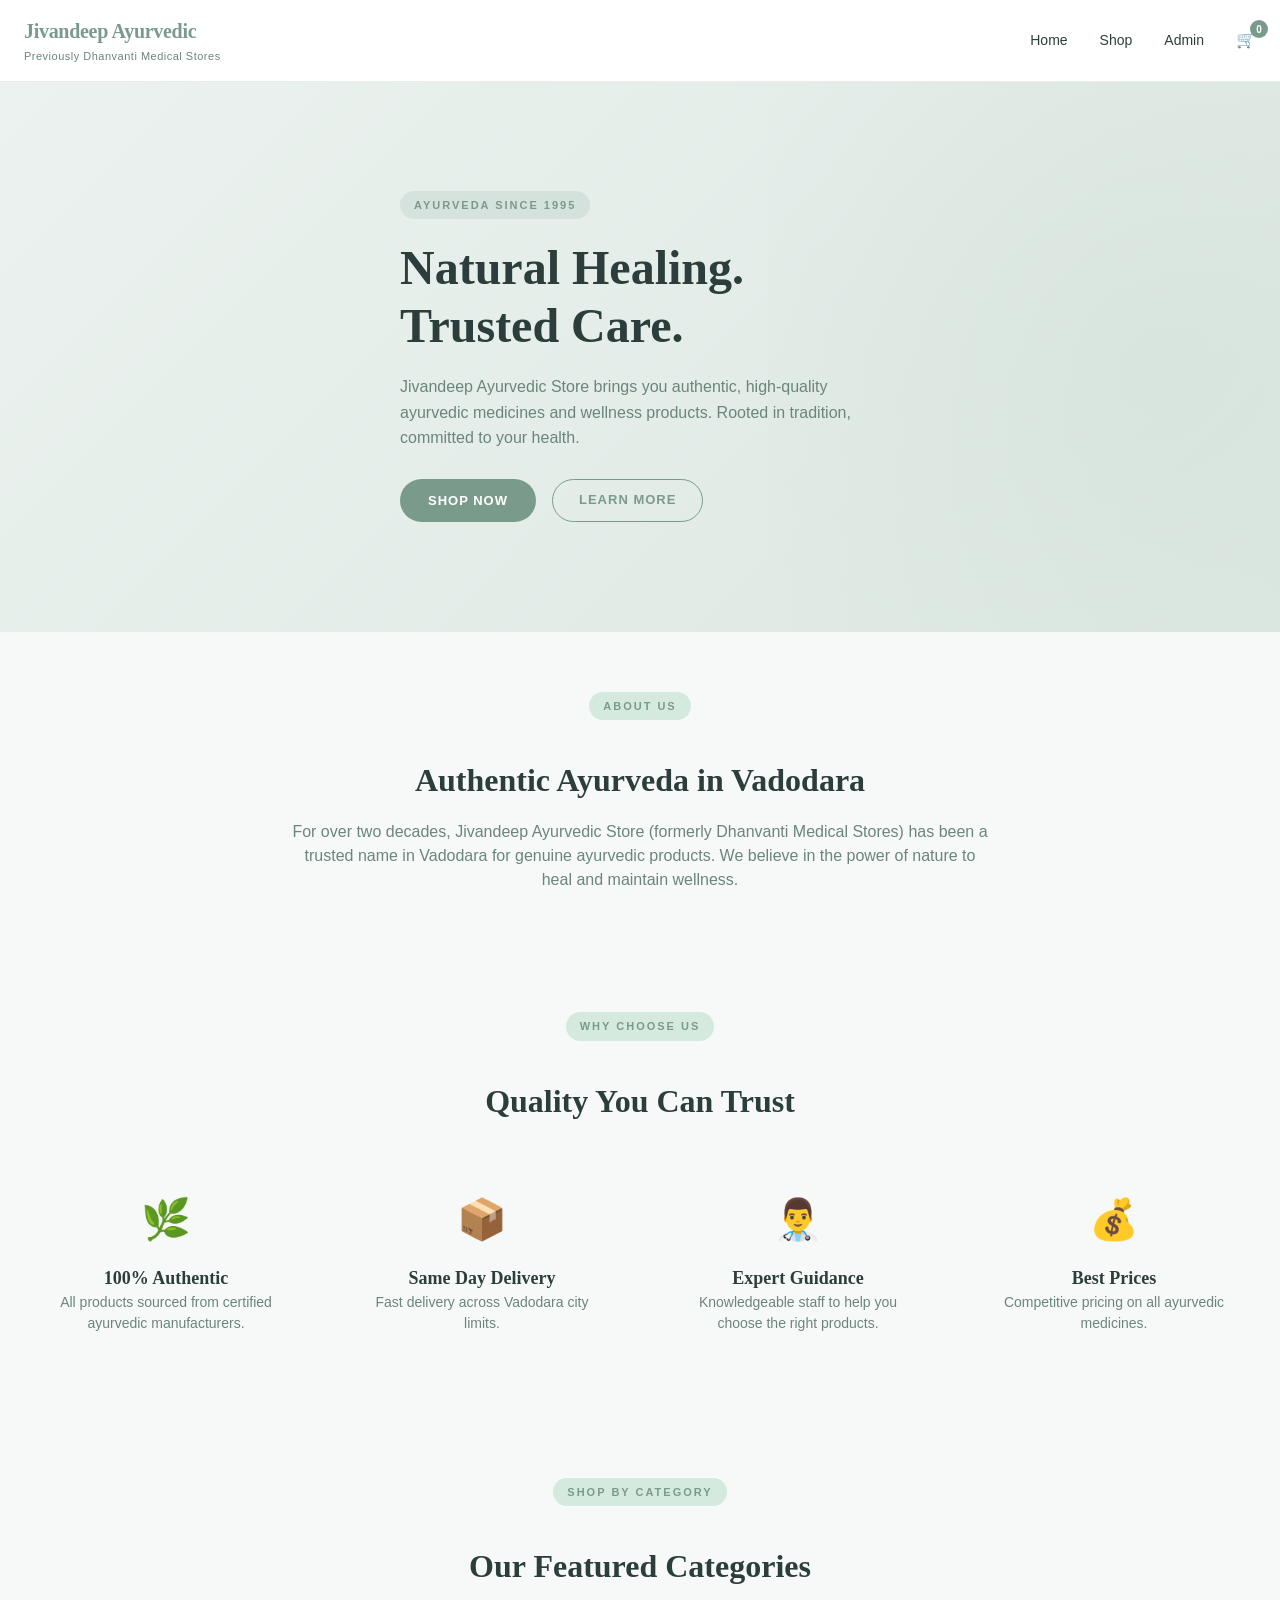
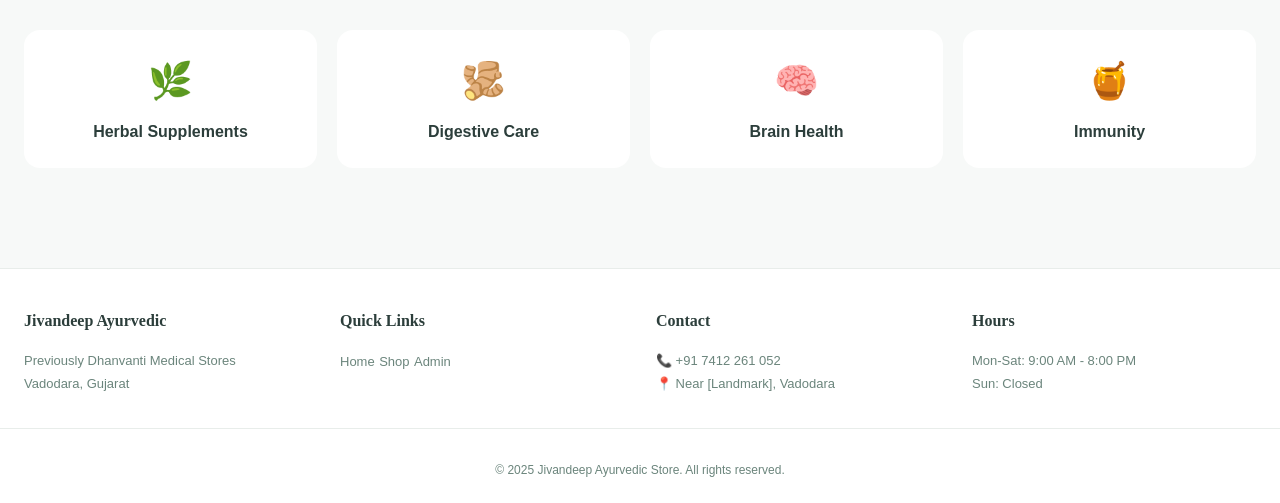
<file: index.html>
<!DOCTYPE html>
<html lang="en">
<head>
<meta charset="UTF-8">
<meta name="viewport" content="width=device-width, initial-scale=1.0, viewport-fit=cover">
<title>Jivandeep Ayurvedic Store — Vadodara</title>
<link rel="stylesheet" href="style.css">
</head>
<body>

<header>
  <div class="header-inner">
    <div class="logo">
      <a href="index.html">
        <h1>Jivandeep Ayurvedic</h1>
        <p>Previously Dhanvanti Medical Stores</p>
      </a>
    </div>
    <nav class="nav-links">
      <a href="index.html">Home</a>
      <a href="shop.html">Shop</a>
      <a href="admin.html">Admin</a>
      <div class="cart-icon" onclick="openCartDrawer()">
        🛒 <span class="cart-count">0</span>
      </div>
    </nav>
    <button class="mobile-menu-btn" id="mobileMenuBtn">☰</button>
  </div>
  <div class="mobile-nav" id="mobileNav">
    <a href="index.html">Home</a>
    <a href="shop.html">Shop</a>
    <a href="admin.html">Admin</a>
    <a href="#" onclick="openCartDrawer(); return false;">🛒 Cart (<span class="cart-count">0</span>)</a>
  </div>
</header>

<section class="hero">
  <div class="container hero-content">
    <span class="badge">Ayurveda Since 1995</span>
    <h1>Natural Healing.<br>Trusted Care.</h1>
    <p>Jivandeep Ayurvedic Store brings you authentic, high-quality ayurvedic medicines and wellness products. Rooted in tradition, committed to your health.</p>
    <div class="hero-buttons">
      <a href="shop.html" class="btn-primary">Shop Now</a>
      <a href="#about" class="btn-outline">Learn More</a>
    </div>
  </div>
</section>

<section id="about" class="section" style="padding: 60px 0;">
  <div class="container">
    <div class="section-header fade-up" style="text-align: center; max-width: 700px; margin: 0 auto;">
      <span class="badge" style="background: var(--mint-light); color: var(--sage);">About Us</span>
      <h2 style="font-family: var(--serif); font-size: 32px; margin: 16px 0;">Authentic Ayurveda in Vadodara</h2>
      <p style="color: var(--text-muted);">For over two decades, Jivandeep Ayurvedic Store (formerly Dhanvanti Medical Stores) has been a trusted name in Vadodara for genuine ayurvedic products. We believe in the power of nature to heal and maintain wellness.</p>
    </div>
  </div>
</section>

<section class="section" style="background: var(--off-white); padding: 60px 0;">
  <div class="container">
    <div class="section-header fade-up" style="text-align: center;">
      <span class="badge" style="background: var(--mint-light); color: var(--sage);">Why Choose Us</span>
      <h2 style="font-family: var(--serif); font-size: 32px; margin: 16px 0;">Quality You Can Trust</h2>
    </div>
    <div style="display: grid; grid-template-columns: repeat(auto-fit, minmax(240px, 1fr)); gap: 32px; margin-top: 40px;">
      <div class="fade-up" style="text-align: center; padding: 24px;">
        <div style="font-size: 40px; margin-bottom: 16px;">🌿</div>
        <h3 style="font-family: var(--serif); font-size: 18px;">100% Authentic</h3>
        <p style="color: var(--text-muted); font-size: 14px;">All products sourced from certified ayurvedic manufacturers.</p>
      </div>
      <div class="fade-up" style="text-align: center; padding: 24px;">
        <div style="font-size: 40px; margin-bottom: 16px;">📦</div>
        <h3 style="font-family: var(--serif); font-size: 18px;">Same Day Delivery</h3>
        <p style="color: var(--text-muted); font-size: 14px;">Fast delivery across Vadodara city limits.</p>
      </div>
      <div class="fade-up" style="text-align: center; padding: 24px;">
        <div style="font-size: 40px; margin-bottom: 16px;">👨‍⚕️</div>
        <h3 style="font-family: var(--serif); font-size: 18px;">Expert Guidance</h3>
        <p style="color: var(--text-muted); font-size: 14px;">Knowledgeable staff to help you choose the right products.</p>
      </div>
      <div class="fade-up" style="text-align: center; padding: 24px;">
        <div style="font-size: 40px; margin-bottom: 16px;">💰</div>
        <h3 style="font-family: var(--serif); font-size: 18px;">Best Prices</h3>
        <p style="color: var(--text-muted); font-size: 14px;">Competitive pricing on all ayurvedic medicines.</p>
      </div>
    </div>
  </div>
</section>

<section class="section" style="padding: 60px 0;">
  <div class="container">
    <div class="section-header fade-up" style="text-align: center;">
      <span class="badge" style="background: var(--mint-light); color: var(--sage);">Shop by Category</span>
      <h2 style="font-family: var(--serif); font-size: 32px; margin: 16px 0;">Our Featured Categories</h2>
    </div>
    <div style="display: grid; grid-template-columns: repeat(auto-fit, minmax(180px, 1fr)); gap: 20px; margin-top: 40px;">
      <div class="fade-up" style="background: var(--white); padding: 24px; text-align: center; border-radius: 16px; cursor: pointer;" onclick="window.location.href='shop.html'">
        <div style="font-size: 36px;">🌿</div>
        <p style="font-weight: 600; margin-top: 12px;">Herbal Supplements</p>
      </div>
      <div class="fade-up" style="background: var(--white); padding: 24px; text-align: center; border-radius: 16px; cursor: pointer;" onclick="window.location.href='shop.html'">
        <div style="font-size: 36px;">🫚</div>
        <p style="font-weight: 600; margin-top: 12px;">Digestive Care</p>
      </div>
      <div class="fade-up" style="background: var(--white); padding: 24px; text-align: center; border-radius: 16px; cursor: pointer;" onclick="window.location.href='shop.html'">
        <div style="font-size: 36px;">🧠</div>
        <p style="font-weight: 600; margin-top: 12px;">Brain Health</p>
      </div>
      <div class="fade-up" style="background: var(--white); padding: 24px; text-align: center; border-radius: 16px; cursor: pointer;" onclick="window.location.href='shop.html'">
        <div style="font-size: 36px;">🍯</div>
        <p style="font-weight: 600; margin-top: 12px;">Immunity</p>
      </div>
    </div>
  </div>
</section>

<footer>
  <div class="footer-content">
    <div class="footer-col">
      <h4>Jivandeep Ayurvedic</h4>
      <p>Previously Dhanvanti Medical Stores<br>Vadodara, Gujarat</p>
    </div>
    <div class="footer-col">
      <h4>Quick Links</h4>
      <a href="index.html">Home</a>
      <a href="shop.html">Shop</a>
      <a href="admin.html">Admin</a>
    </div>
    <div class="footer-col">
      <h4>Contact</h4>
      <p>📞 +91 7412 261 052</p>
      <p>📍 Near [Landmark], Vadodara</p>
    </div>
    <div class="footer-col">
      <h4>Hours</h4>
      <p>Mon-Sat: 9:00 AM - 8:00 PM<br>Sun: Closed</p>
    </div>
  </div>
  <div class="footer-bottom">
    <p>&copy; 2025 Jivandeep Ayurvedic Store. All rights reserved.</p>
  </div>
</footer>

<!-- Cart Drawer -->
<div class="cart-overlay" id="cartOverlay"></div>
<div class="cart-drawer" id="cartDrawer">
  <div class="cart-header">
    <h3>Your Cart</h3>
    <button class="close-cart" onclick="closeCartDrawer()">✕</button>
  </div>
  <div class="cart-items" id="cartItems"></div>
  <div class="cart-footer">
    <div class="cart-total">
      <span>Total</span>
      <span id="cartTotal">₹0</span>
    </div>
    <button class="checkout-btn" onclick="openCheckoutModal()">Proceed to Checkout</button>
  </div>
</div>

<!-- Checkout Modal -->
<div class="modal" id="checkoutModal">
  <div class="modal-content">
    <h3>Complete Your Order</h3>
    <div class="form-group">
      <label>Full Name *</label>
      <input type="text" id="checkoutName" placeholder="Enter your full name">
    </div>
    <div class="form-group">
      <label>Phone Number *</label>
      <input type="tel" id="checkoutPhone" placeholder="10-digit mobile number">
    </div>
    <div class="form-group">
      <label>Delivery Address *</label>
      <textarea id="checkoutAddress" rows="3" placeholder="Enter your complete address"></textarea>
    </div>
    <div class="modal-actions">
      <button class="confirm-order" onclick="placeOrder()">Place Order</button>
      <button class="cancel-order" onclick="closeCheckoutModal()">Cancel</button>
    </div>
  </div>
</div>

<script src="script.js"></script>
</body>
</html>
</file>
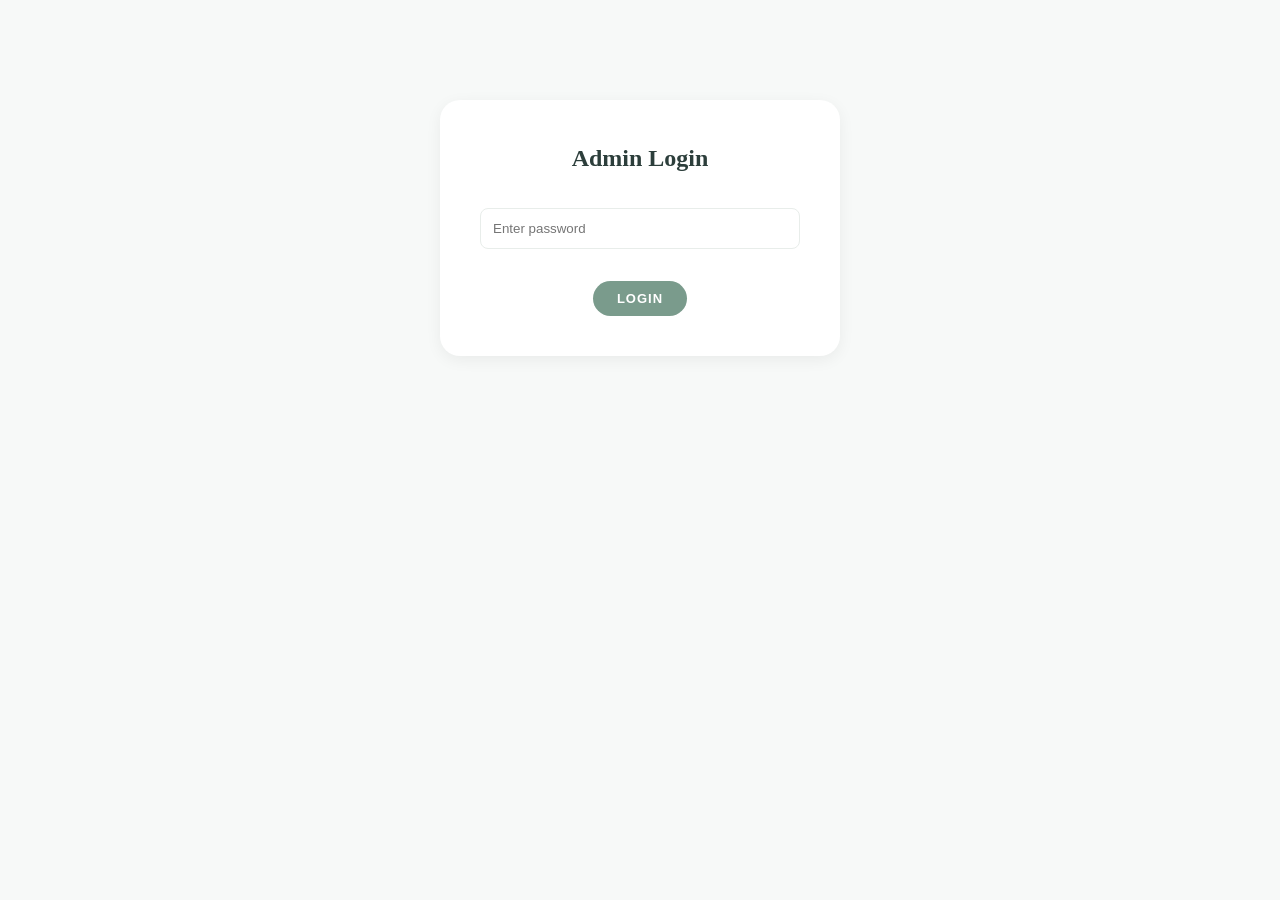
<file: admin.html>
<!DOCTYPE html>
<html lang="en">
<head>
<meta charset="UTF-8">
<meta name="viewport" content="width=device-width, initial-scale=1.0, viewport-fit=cover">
<title>Admin Panel — Jivandeep Ayurvedic Store</title>
<link rel="stylesheet" href="style.css">
<style>
  .admin-container { max-width: 1400px; margin: 0 auto; padding: 24px; }
  .admin-header { display: flex; justify-content: space-between; align-items: center; margin-bottom: 32px; padding-bottom: 16px; border-bottom: 1px solid var(--grey-light); }
  .admin-tabs { display: flex; gap: 16px; margin-bottom: 24px; flex-wrap: wrap; }
  .admin-tab { padding: 10px 24px; background: var(--grey-light); border: none; cursor: pointer; font-weight: 600; border-radius: 30px; transition: all 0.2s; }
  .admin-tab.active { background: var(--sage); color: white; }
  .admin-section { display: none; }
  .admin-section.active { display: block; }
  .products-table, .orders-table { width: 100%; border-collapse: collapse; background: var(--white); border-radius: var(--radius-md); overflow-x: auto; display: block; }
  .products-table th, .orders-table th,
  .products-table td, .orders-table td { padding: 12px 10px; text-align: left; border-bottom: 1px solid var(--grey-light); }
  .products-table th, .orders-table th { background: var(--off-white); font-weight: 600; font-size: 13px; }
  .edit-product-btn, .delete-product-btn { padding: 6px 12px; margin: 0 4px; border: none; cursor: pointer; border-radius: 6px; font-size: 12px; }
  .edit-product-btn { background: var(--mint); color: var(--text-dark); }
  .delete-product-btn { background: var(--error); color: white; }
  .add-product-form { background: var(--white); padding: 24px; border-radius: var(--radius-md); margin-top: 24px; border: 1px solid var(--grey-light); }
  .form-row { display: grid; grid-template-columns: repeat(auto-fit, minmax(200px, 1fr)); gap: 16px; margin-bottom: 16px; }
  .add-product-form input, .add-product-form select, .add-product-form textarea { width: 100%; padding: 10px; border: 1px solid var(--grey-light); border-radius: var(--radius-sm); font-family: var(--sans); }
  .notification-dot { position: relative; }
  .notification-dot::after { content: ''; position: absolute; top: -4px; right: -8px; width: 10px; height: 10px; background: var(--error); border-radius: 50%; }
  .btn-primary { background: var(--sage); color: white; border: none; padding: 10px 24px; border-radius: 30px; cursor: pointer; font-weight: 600; margin-top: 16px; }
  .admin-login { max-width: 400px; margin: 100px auto; background: var(--white); padding: 40px; border-radius: var(--radius-lg); text-align: center; box-shadow: var(--shadow-md); }
  .admin-login input { width: 100%; padding: 12px; margin: 16px 0; border: 1px solid var(--grey-light); border-radius: var(--radius-sm); }
  .logout-btn { background: var(--grey-light); border: none; padding: 8px 20px; border-radius: 30px; cursor: pointer; font-weight: 500; }
  @media (max-width: 768px) {
    .products-table, .orders-table { font-size: 11px; }
    .products-table th, .orders-table th,
    .products-table td, .orders-table td { padding: 8px 6px; }
    .admin-tab { padding: 8px 16px; font-size: 12px; }
  }
</style>
</head>
<body>

<div id="loginSection" class="admin-login">
  <h2 style="font-family: var(--serif); margin-bottom: 16px;">Admin Login</h2>
  <input type="password" id="adminPassword" placeholder="Enter password">
  <button class="btn-primary" onclick="adminLogin()">Login</button>
</div>

<div id="adminPanel" style="display: none;">
  <div class="admin-container">
    <div class="admin-header">
      <h2 style="font-family: var(--serif);">Jivandeep Admin Panel</h2>
      <button class="logout-btn" onclick="adminLogout()">Logout</button>
    </div>
    
    <div class="admin-tabs">
      <button class="admin-tab active" onclick="switchTab('products')">Products</button>
      <button class="admin-tab" onclick="switchTab('orders')">Orders <span id="newOrdersBadge"></span></button>
    </div>
    
    <div id="productsSection" class="admin-section active">
      <h3 style="margin-bottom: 16px;">Manage Products</h3>
      <div id="productsTableContainer"></div>
      
      <div class="add-product-form">
        <h4 style="margin-bottom: 16px;">Add New Product</h4>
        <div class="form-row">
          <input type="text" id="productName" placeholder="Product Name *">
          <input type="number" id="productPrice" placeholder="Price (₹) *">
          <select id="productCategory">
            <option value="">Select Category *</option>
            <option value="Herbal Supplements">Herbal Supplements</option>
            <option value="Digestive Care">Digestive Care</option>
            <option value="Brain Health">Brain Health</option>
            <option value="Immunity">Immunity</option>
            <option value="Skin Care">Skin Care</option>
            <option value="Respiratory">Respiratory</option>
            <option value="Joint Health">Joint Health</option>
            <option value="Pain Relief">Pain Relief</option>
          </select>
        </div>
        <div class="form-row">
          <textarea id="productDescription" rows="2" placeholder="Description *"></textarea>
          <select id="productStock">
            <option value="true">In Stock</option>
            <option value="false">Out of Stock</option>
          </select>
          <input type="text" id="productImage" placeholder="Emoji or Image URL (optional)">
        </div>
        <button class="btn-primary" onclick="addProduct()">Add Product</button>
      </div>
    </div>
    
    <div id="ordersSection" class="admin-section">
      <h3 style="margin-bottom: 16px;">Customer Orders</h3>
      <div id="ordersTableContainer"></div>
    </div>
  </div>
</div>

<script src="admin.js"></script>
</body>
</html>
</file>
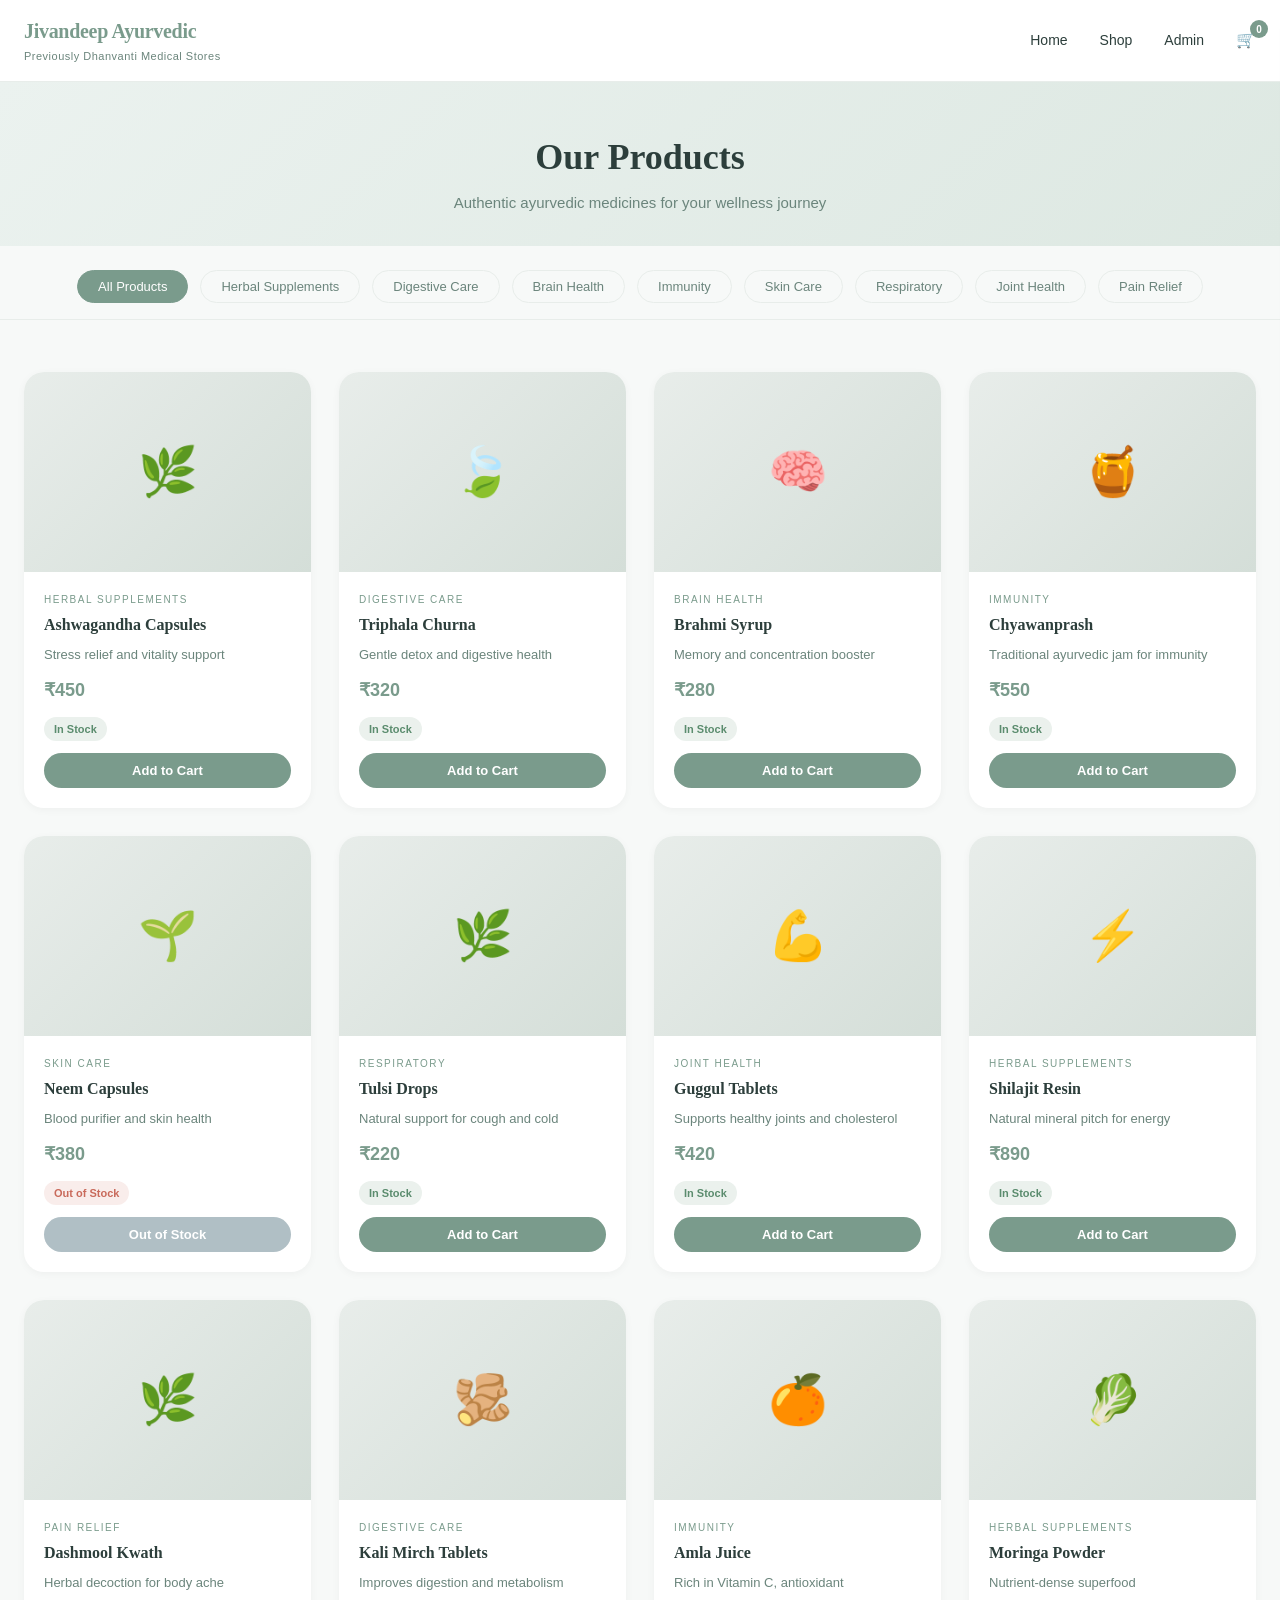
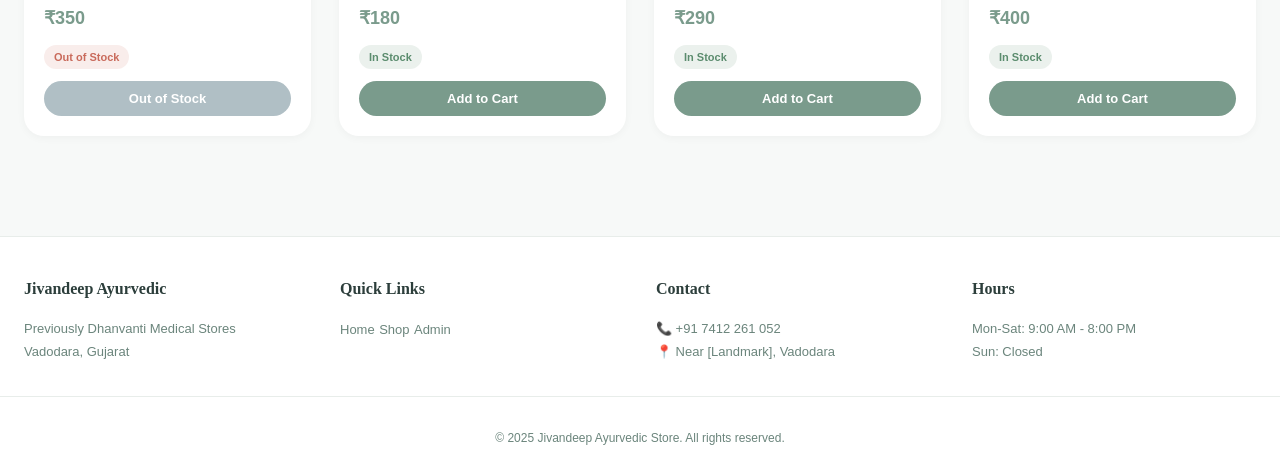
<file: shop.html>
<!DOCTYPE html>
<html lang="en">
<head>
<meta charset="UTF-8">
<meta name="viewport" content="width=device-width, initial-scale=1.0, viewport-fit=cover">
<title>Shop — Jivandeep Ayurvedic Store</title>
<link rel="stylesheet" href="style.css">
</head>
<body>

<header>
  <div class="header-inner">
    <div class="logo">
      <a href="index.html">
        <h1>Jivandeep Ayurvedic</h1>
        <p>Previously Dhanvanti Medical Stores</p>
      </a>
    </div>
    <nav class="nav-links">
      <a href="index.html">Home</a>
      <a href="shop.html">Shop</a>
      <a href="admin.html">Admin</a>
      <div class="cart-icon" onclick="openCartDrawer()">
        🛒 <span class="cart-count">0</span>
      </div>
    </nav>
    <button class="mobile-menu-btn" id="mobileMenuBtn">☰</button>
  </div>
  <div class="mobile-nav" id="mobileNav">
    <a href="index.html">Home</a>
    <a href="shop.html">Shop</a>
    <a href="admin.html">Admin</a>
    <a href="#" onclick="openCartDrawer(); return false;">🛒 Cart (<span class="cart-count">0</span>)</a>
  </div>
</header>

<div class="page-header">
  <div class="container">
    <h1>Our Products</h1>
    <p>Authentic ayurvedic medicines for your wellness journey</p>
  </div>
</div>

<section class="filter-section">
  <div class="container">
    <div class="filter-buttons" id="filterButtons">
      <button class="filter-btn active" data-category="all">All Products</button>
      <button class="filter-btn" data-category="Herbal Supplements">Herbal Supplements</button>
      <button class="filter-btn" data-category="Digestive Care">Digestive Care</button>
      <button class="filter-btn" data-category="Brain Health">Brain Health</button>
      <button class="filter-btn" data-category="Immunity">Immunity</button>
      <button class="filter-btn" data-category="Skin Care">Skin Care</button>
      <button class="filter-btn" data-category="Respiratory">Respiratory</button>
      <button class="filter-btn" data-category="Joint Health">Joint Health</button>
      <button class="filter-btn" data-category="Pain Relief">Pain Relief</button>
    </div>
  </div>
</section>

<section class="products-section">
  <div class="container">
    <div class="products-grid" id="productsContainer"></div>
  </div>
</section>

<footer>
  <div class="footer-content">
    <div class="footer-col">
      <h4>Jivandeep Ayurvedic</h4>
      <p>Previously Dhanvanti Medical Stores<br>Vadodara, Gujarat</p>
    </div>
    <div class="footer-col">
      <h4>Quick Links</h4>
      <a href="index.html">Home</a>
      <a href="shop.html">Shop</a>
      <a href="admin.html">Admin</a>
    </div>
    <div class="footer-col">
      <h4>Contact</h4>
      <p>📞 +91 7412 261 052</p>
      <p>📍 Near [Landmark], Vadodara</p>
    </div>
    <div class="footer-col">
      <h4>Hours</h4>
      <p>Mon-Sat: 9:00 AM - 8:00 PM<br>Sun: Closed</p>
    </div>
  </div>
  <div class="footer-bottom">
    <p>&copy; 2025 Jivandeep Ayurvedic Store. All rights reserved.</p>
  </div>
</footer>

<!-- Cart Drawer -->
<div class="cart-overlay" id="cartOverlay"></div>
<div class="cart-drawer" id="cartDrawer">
  <div class="cart-header">
    <h3>Your Cart</h3>
    <button class="close-cart" onclick="closeCartDrawer()">✕</button>
  </div>
  <div class="cart-items" id="cartItems"></div>
  <div class="cart-footer">
    <div class="cart-total">
      <span>Total</span>
      <span id="cartTotal">₹0</span>
    </div>
    <button class="checkout-btn" onclick="openCheckoutModal()">Proceed to Checkout</button>
  </div>
</div>

<!-- Checkout Modal -->
<div class="modal" id="checkoutModal">
  <div class="modal-content">
    <h3>Complete Your Order</h3>
    <div class="form-group">
      <label>Full Name *</label>
      <input type="text" id="checkoutName" placeholder="Enter your full name">
    </div>
    <div class="form-group">
      <label>Phone Number *</label>
      <input type="tel" id="checkoutPhone" placeholder="10-digit mobile number">
    </div>
    <div class="form-group">
      <label>Delivery Address *</label>
      <textarea id="checkoutAddress" rows="3" placeholder="Enter your complete address"></textarea>
    </div>
    <div class="modal-actions">
      <button class="confirm-order" onclick="placeOrder()">Place Order</button>
      <button class="cancel-order" onclick="closeCheckoutModal()">Cancel</button>
    </div>
  </div>
</div>

<script src="script.js"></script>
<script>
  // Category filtering
  let currentCategory = 'all';
  
  document.querySelectorAll('.filter-btn').forEach(btn => {
    btn.addEventListener('click', () => {
      document.querySelectorAll('.filter-btn').forEach(b => b.classList.remove('active'));
      btn.classList.add('active');
      currentCategory = btn.getAttribute('data-category');
      renderProducts(currentCategory);
    });
  });
  
  // Override renderProducts
  window.renderProducts = function(category) {
    const container = document.getElementById('productsContainer');
    if (!container) return;
    
    let filtered = category === 'all' ? products : products.filter(p => p.category === category);
    if (filtered.length === 0) {
      container.innerHTML = '<div style="text-align:center; padding:60px;">No products found</div>';
      return;
    }
    
    container.innerHTML = filtered.map(product => `
      <div class="product-card">
        <div class="product-image">${product.image}</div>
        <div class="product-info">
          <div class="product-category">${product.category}</div>
          <div class="product-title">${product.name}</div>
          <div class="product-description">${product.description}</div>
          <div class="product-price">₹${product.price}</div>
          <span class="stock-badge ${product.stock ? 'stock-in' : 'stock-out'}">${product.stock ? 'In Stock' : 'Out of Stock'}</span>
          <button class="add-to-cart-btn ${!product.stock ? 'disabled' : ''}" onclick="addToCart(${product.id})" ${!product.stock ? 'disabled' : ''}>${product.stock ? 'Add to Cart' : 'Out of Stock'}</button>
        </div>
      </div>
    `).join('');
    setTimeout(() => checkVisibility(), 100);
  };
  
  // Initial load
  loadData();
  renderProducts('all');
</script>
</body>
</html>
</file>
<file: style.css>
/* Reset and Base Styles */
*, *::before, *::after {
  box-sizing: border-box;
  margin: 0;
  padding: 0;
}

:root {
  --sage: #7A9B8C;
  --sage-light: #A3BCAE;
  --sage-dark: #5B7E6E;
  --mint: #B5D8C8;
  --mint-light: #D4EADF;
  --white: #FFFFFF;
  --off-white: #F7F9F8;
  --grey-light: #E8EDEA;
  --grey: #B0BFC5;
  --grey-dark: #5A6C75;
  --text-dark: #2C3E3B;
  --text-muted: #6B857C;
  --error: #C96A5B;
  --success: #5B8C6E;
  --warning: #D9A13B;
  --shadow-sm: 0 2px 8px rgba(0, 0, 0, 0.04);
  --shadow-md: 0 4px 16px rgba(0, 0, 0, 0.06);
  --shadow-lg: 0 8px 24px rgba(0, 0, 0, 0.08);
  --radius-sm: 8px;
  --radius-md: 12px;
  --radius-lg: 20px;
  --serif: 'Libre Baskerville', Georgia, serif;
  --sans: 'Source Sans 3', 'Segoe UI', Arial, sans-serif;
}

@import url('https://fonts.googleapis.com/css2?family=Libre+Baskerville:ital,wght@0,400;0,700;1,400&family=Source+Sans+3:wght@300;400;500;600;700&display=swap');

body {
  font-family: var(--sans);
  color: var(--text-dark);
  background: var(--off-white);
  line-height: 1.5;
  overflow-x: hidden;
}

.container {
  max-width: 1280px;
  margin: 0 auto;
  padding: 0 24px;
}

/* ========== SCROLL ANIMATIONS ========== */
.fade-up {
  opacity: 0;
  transform: translateY(30px);
  transition: opacity 0.7s cubic-bezier(0.2, 0.9, 0.4, 1.1), transform 0.7s cubic-bezier(0.2, 0.9, 0.4, 1.1);
}

.fade-up.visible {
  opacity: 1;
  transform: translateY(0);
}

/* Stagger delays for product cards */
.product-card {
  opacity: 0;
  transform: translateY(20px);
  transition: opacity 0.5s ease, transform 0.5s ease;
}

.product-card.visible {
  opacity: 1;
  transform: translateY(0);
}

.product-card:nth-child(1) { transition-delay: 0s; }
.product-card:nth-child(2) { transition-delay: 0.04s; }
.product-card:nth-child(3) { transition-delay: 0.08s; }
.product-card:nth-child(4) { transition-delay: 0.12s; }
.product-card:nth-child(5) { transition-delay: 0.16s; }
.product-card:nth-child(6) { transition-delay: 0.2s; }
.product-card:nth-child(7) { transition-delay: 0.24s; }
.product-card:nth-child(8) { transition-delay: 0.28s; }

/* Hero section animations */
.hero-content .badge,
.hero-content h1,
.hero-content p,
.hero-content .hero-buttons {
  opacity: 0;
  transform: translateY(24px);
  animation: fadeUp 0.8s ease forwards;
}

.hero-content .badge { animation-delay: 0.1s; }
.hero-content h1 { animation-delay: 0.2s; }
.hero-content p { animation-delay: 0.35s; }
.hero-content .hero-buttons { animation-delay: 0.5s; }

@keyframes fadeUp {
  from {
    opacity: 0;
    transform: translateY(24px);
  }
  to {
    opacity: 1;
    transform: translateY(0);
  }
}

/* Section header animations */
.section-header {
  opacity: 0;
  transform: translateY(20px);
  transition: opacity 0.6s ease, transform 0.6s ease;
}

.section-header.visible {
  opacity: 1;
  transform: translateY(0);
}

/* ========== HEADER & NAVIGATION ========== */
header {
  background: var(--white);
  border-bottom: 1px solid var(--grey-light);
  position: sticky;
  top: 0;
  z-index: 100;
  backdrop-filter: blur(10px);
  background: rgba(255, 255, 255, 0.96);
}

.header-inner {
  display: flex;
  justify-content: space-between;
  align-items: center;
  padding: 16px 24px;
  max-width: 1280px;
  margin: 0 auto;
}

.logo a {
  text-decoration: none;
}

.logo h1 {
  font-family: var(--serif);
  font-size: 20px;
  font-weight: 700;
  color: var(--sage);
  letter-spacing: -0.3px;
}

.logo p {
  font-size: 11px;
  color: var(--text-muted);
  letter-spacing: 0.5px;
  margin-top: 2px;
}

.nav-links {
  display: flex;
  align-items: center;
  gap: 2rem;
}

.nav-links a {
  text-decoration: none;
  font-size: 14px;
  font-weight: 500;
  color: var(--text-dark);
  transition: color 0.2s;
}

.nav-links a:hover {
  color: var(--sage);
}

.cart-icon {
  position: relative;
  cursor: pointer;
}

.cart-count {
  position: absolute;
  top: -8px;
  right: -12px;
  background: var(--sage);
  color: white;
  font-size: 10px;
  font-weight: 600;
  width: 18px;
  height: 18px;
  border-radius: 50%;
  display: flex;
  align-items: center;
  justify-content: center;
}
/*MOBILE NAV*/
.mobile-menu-btn {
  display: none;
  background: none;
  border: none;
  cursor: pointer;
  font-size: 24px;
  color: var(--text-dark);
}

/* Mobile Navigation - Fixed */
.mobile-nav {
  display: none;
  position: absolute;
  top: 100%;
  left: 0;
  right: 0;
  background: var(--white);
  padding: 20px;
  box-shadow: 0 4px 12px rgba(0,0,0,0.1);
  z-index: 1000;
  flex-direction: column;
  gap: 16px;
}

.mobile-nav a {
  display: block;
  padding: 12px 0;
  text-decoration: none;
  font-size: 16px;
  font-weight: 500;
  color: var(--text-dark);
  border-bottom: 1px solid var(--grey-light);
}

.mobile-nav a:hover {
  color: var(--sage);
}

.mobile-nav .cart-icon {
  padding: 12px 0;
  border-bottom: 1px solid var(--grey-light);
}

/* Make header position relative so absolute menu positions correctly */
header {
  position: sticky;
  top: 0;
  background: rgba(255,255,255,0.96);
  z-index: 100;
}

.header-inner {
  position: relative;
}

/* ========== BUTTONS ========== */
.btn-primary {
  background: var(--sage);
  color: white;
  border: none;
  padding: 12px 28px;
  font-family: var(--sans);
  font-size: 13px;
  font-weight: 600;
  text-transform: uppercase;
  letter-spacing: 1px;
  cursor: pointer;
  transition: background 0.2s, transform 0.1s;
  border-radius: 30px;
  text-decoration: none;
  display: inline-block;
}

.btn-primary:hover {
  background: var(--sage-dark);
}

.btn-outline {
  background: transparent;
  border: 1.5px solid var(--sage);
  color: var(--sage);
  padding: 10px 26px;
  font-family: var(--sans);
  font-size: 13px;
  font-weight: 600;
  text-transform: uppercase;
  letter-spacing: 1px;
  cursor: pointer;
  transition: all 0.2s;
  border-radius: 30px;
  text-decoration: none;
  display: inline-block;
}

.btn-outline:hover {
  background: var(--sage);
  color: white;
}

.btn-secondary {
  background: var(--mint);
  color: var(--text-dark);
  border: none;
  padding: 10px 20px;
  font-family: var(--sans);
  font-size: 13px;
  font-weight: 600;
  cursor: pointer;
  transition: background 0.2s;
  border-radius: 30px;
}

.btn-secondary:hover {
  background: var(--mint-light);
}

/* ========== HERO SECTION ========== */
.hero {
  background: linear-gradient(135deg, #EBF2EF 0%, #DDE8E2 100%);
  min-height: 550px;
  display: flex;
  align-items: center;
  position: relative;
  overflow: hidden;
}

.hero::before {
  content: '';
  position: absolute;
  top: -50%;
  right: -20%;
  width: 60%;
  height: 200%;
  background: radial-gradient(circle, rgba(122, 155, 140, 0.08) 0%, transparent 70%);
  pointer-events: none;
}

.hero-content {
  position: relative;
  z-index: 2;
  max-width: 600px;
}

.badge {
  display: inline-block;
  background: rgba(122, 155, 140, 0.15);
  color: var(--sage);
  font-size: 11px;
  font-weight: 600;
  text-transform: uppercase;
  letter-spacing: 2px;
  padding: 6px 14px;
  border-radius: 30px;
  margin-bottom: 20px;
}

.hero h1 {
  font-family: var(--serif);
  font-size: 48px;
  font-weight: 700;
  color: var(--text-dark);
  line-height: 1.2;
  margin-bottom: 20px;
}

.hero p {
  font-size: 16px;
  color: var(--text-muted);
  line-height: 1.6;
  margin-bottom: 28px;
  max-width: 480px;
}

.hero-buttons {
  display: flex;
  gap: 16px;
  flex-wrap: wrap;
}

/* ========== SHOP PAGE ========== */
.page-header {
  background: linear-gradient(135deg, #EBF2EF 0%, #DDE8E2 100%);
  padding: 48px 0 32px;
  text-align: center;
}

.page-header h1 {
  font-family: var(--serif);
  font-size: 36px;
  font-weight: 700;
  color: var(--text-dark);
  margin-bottom: 8px;
}

.page-header p {
  color: var(--text-muted);
  font-size: 15px;
}

.filter-section {
  padding: 24px 0 16px;
  border-bottom: 1px solid var(--grey-light);
  margin-bottom: 32px;
}

.filter-buttons {
  display: flex;
  gap: 12px;
  flex-wrap: wrap;
  justify-content: center;
}

.filter-btn {
  background: transparent;
  border: 1px solid var(--grey-light);
  padding: 8px 20px;
  font-family: var(--sans);
  font-size: 13px;
  font-weight: 500;
  color: var(--text-muted);
  cursor: pointer;
  border-radius: 30px;
  transition: all 0.2s;
}

.filter-btn.active, .filter-btn:hover {
  background: var(--sage);
  border-color: var(--sage);
  color: white;
}

.products-grid {
  display: grid;
  grid-template-columns: repeat(auto-fill, minmax(280px, 1fr));
  gap: 28px;
  padding: 20px 0 60px;
}

.product-card {
  background: var(--white);
  border-radius: var(--radius-lg);
  overflow: hidden;
  transition: transform 0.3s, box-shadow 0.3s;
  box-shadow: var(--shadow-sm);
}

.product-card:hover {
  transform: translateY(-4px);
  box-shadow: var(--shadow-lg);
}

.product-image {
  width: 100%;
  height: 200px;
  background: linear-gradient(135deg, #E8EDEA 0%, #D4DED8 100%);
  display: flex;
  align-items: center;
  justify-content: center;
  font-size: 48px;
  color: var(--sage);
}

.product-info {
  padding: 20px;
}

.product-category {
  font-size: 10px;
  text-transform: uppercase;
  letter-spacing: 1.5px;
  color: var(--sage);
  margin-bottom: 6px;
}

.product-title {
  font-family: var(--serif);
  font-size: 16px;
  font-weight: 600;
  color: var(--text-dark);
  margin-bottom: 8px;
}

.product-description {
  font-size: 13px;
  color: var(--text-muted);
  line-height: 1.5;
  margin-bottom: 12px;
}

.product-price {
  font-size: 18px;
  font-weight: 700;
  color: var(--sage);
  margin-bottom: 12px;
}

.stock-badge {
  display: inline-block;
  font-size: 11px;
  font-weight: 600;
  padding: 4px 10px;
  border-radius: 30px;
  margin-bottom: 12px;
}

.stock-in {
  background: rgba(91, 140, 110, 0.12);
  color: var(--success);
}

.stock-out {
  background: rgba(201, 106, 91, 0.12);
  color: var(--error);
}

.add-to-cart-btn {
  width: 100%;
  background: var(--sage);
  color: white;
  border: none;
  padding: 10px;
  font-family: var(--sans);
  font-size: 13px;
  font-weight: 600;
  cursor: pointer;
  border-radius: 30px;
  transition: background 0.2s;
}

.add-to-cart-btn.disabled {
  background: var(--grey);
  cursor: not-allowed;
}

.add-to-cart-btn:not(.disabled):hover {
  background: var(--sage-dark);
}

/* ========== CART DRAWER ========== */
.cart-overlay {
  display: none;
  position: fixed;
  top: 0;
  left: 0;
  width: 100%;
  height: 100%;
  background: rgba(0, 0, 0, 0.5);
  z-index: 200;
}

.cart-overlay.active {
  display: block;
}

.cart-drawer {
  position: fixed;
  top: 0;
  right: -400px;
  width: 380px;
  max-width: 90vw;
  height: 100%;
  background: var(--white);
  box-shadow: var(--shadow-lg);
  z-index: 201;
  transition: right 0.3s ease;
  display: flex;
  flex-direction: column;
}

.cart-drawer.open {
  right: 0;
}

.cart-header {
  display: flex;
  justify-content: space-between;
  align-items: center;
  padding: 20px;
  border-bottom: 1px solid var(--grey-light);
}

.cart-header h3 {
  font-family: var(--serif);
  font-size: 18px;
}

.close-cart {
  background: none;
  border: none;
  font-size: 24px;
  cursor: pointer;
  color: var(--text-muted);
}

.cart-items {
  flex: 1;
  overflow-y: auto;
  padding: 16px;
}

.cart-item {
  display: flex;
  justify-content: space-between;
  align-items: center;
  padding: 12px 0;
  border-bottom: 1px solid var(--grey-light);
}

.cart-item-info h4 {
  font-size: 14px;
  font-weight: 600;
  margin-bottom: 4px;
}

.cart-item-info p {
  font-size: 12px;
  color: var(--text-muted);
}

.cart-item-actions {
  display: flex;
  align-items: center;
  gap: 12px;
}

.cart-item-actions button {
  background: var(--grey-light);
  border: none;
  width: 28px;
  height: 28px;
  border-radius: 50%;
  cursor: pointer;
  font-size: 16px;
  font-weight: 600;
}

.cart-footer {
  padding: 20px;
  border-top: 1px solid var(--grey-light);
}

.cart-total {
  display: flex;
  justify-content: space-between;
  font-weight: 700;
  font-size: 16px;
  margin-bottom: 16px;
}

.checkout-btn {
  width: 100%;
  background: var(--sage);
  color: white;
  border: none;
  padding: 14px;
  font-weight: 600;
  cursor: pointer;
  border-radius: 30px;
  font-size: 14px;
}

/* ========== CHECKOUT MODAL ========== */
.modal {
  display: none;
  position: fixed;
  top: 0;
  left: 0;
  width: 100%;
  height: 100%;
  background: rgba(0, 0, 0, 0.6);
  z-index: 300;
  align-items: center;
  justify-content: center;
}

.modal.active {
  display: flex;
}

.modal-content {
  background: var(--white);
  border-radius: var(--radius-lg);
  max-width: 480px;
  width: 90%;
  padding: 28px;
  max-height: 90vh;
  overflow-y: auto;
}

.modal-content h3 {
  font-family: var(--serif);
  font-size: 22px;
  margin-bottom: 20px;
}

.modal-content .form-group {
  margin-bottom: 18px;
}

.modal-content label {
  display: block;
  font-size: 13px;
  font-weight: 600;
  margin-bottom: 6px;
  color: var(--text-dark);
}

.modal-content input,
.modal-content textarea {
  width: 100%;
  padding: 12px;
  border: 1px solid var(--grey-light);
  border-radius: var(--radius-sm);
  font-family: var(--sans);
  font-size: 14px;
}

.modal-content input:focus,
.modal-content textarea:focus {
  outline: none;
  border-color: var(--sage);
}

.modal-actions {
  display: flex;
  gap: 12px;
  margin-top: 20px;
}

.modal-actions button {
  flex: 1;
  padding: 12px;
  border-radius: 30px;
  border: none;
  cursor: pointer;
  font-weight: 600;
}

.modal-actions .confirm-order {
  background: var(--sage);
  color: white;
}

.modal-actions .cancel-order {
  background: var(--grey-light);
  color: var(--text-dark);
}

/* ========== ADMIN PANEL ========== */
.admin-login {
  max-width: 400px;
  margin: 100px auto;
  background: var(--white);
  padding: 40px;
  border-radius: var(--radius-lg);
  text-align: center;
  box-shadow: var(--shadow-md);
}

.admin-login input {
  width: 100%;
  padding: 12px;
  margin: 16px 0;
  border: 1px solid var(--grey-light);
  border-radius: var(--radius-sm);
}

.admin-container {
  max-width: 1400px;
  margin: 0 auto;
  padding: 24px;
}

.admin-header {
  display: flex;
  justify-content: space-between;
  align-items: center;
  margin-bottom: 32px;
  padding-bottom: 16px;
  border-bottom: 1px solid var(--grey-light);
}

.admin-tabs {
  display: flex;
  gap: 16px;
  margin-bottom: 24px;
}

.admin-tab {
  padding: 10px 24px;
  background: var(--grey-light);
  border: none;
  cursor: pointer;
  font-weight: 600;
  border-radius: 30px;
}

.admin-tab.active {
  background: var(--sage);
  color: white;
}

.admin-section {
  display: none;
}

.admin-section.active {
  display: block;
}

.products-table, .orders-table {
  width: 100%;
  border-collapse: collapse;
  background: var(--white);
  border-radius: var(--radius-md);
  overflow: hidden;
}

.products-table th, .orders-table th,
.products-table td, .orders-table td {
  padding: 14px 12px;
  text-align: left;
  border-bottom: 1px solid var(--grey-light);
}

.products-table th, .orders-table th {
  background: var(--off-white);
  font-weight: 600;
  font-size: 13px;
}

.edit-product-btn, .delete-product-btn {
  padding: 6px 12px;
  margin: 0 4px;
  border: none;
  cursor: pointer;
  border-radius: 6px;
  font-size: 12px;
}

.edit-product-btn {
  background: var(--mint);
  color: var(--text-dark);
}

.delete-product-btn {
  background: var(--error);
  color: white;
}

.add-product-form {
  background: var(--white);
  padding: 24px;
  border-radius: var(--radius-md);
  margin-top: 24px;
}

.form-row {
  display: grid;
  grid-template-columns: repeat(auto-fit, minmax(200px, 1fr));
  gap: 16px;
  margin-bottom: 16px;
}

.add-product-form input,
.add-product-form select,
.add-product-form textarea {
  width: 100%;
  padding: 10px;
  border: 1px solid var(--grey-light);
  border-radius: var(--radius-sm);
}

.notification-dot {
  position: relative;
}

.notification-dot::after {
  content: '';
  position: absolute;
  top: -4px;
  right: -8px;
  width: 10px;
  height: 10px;
  background: var(--error);
  border-radius: 50%;
}

/* ========== FOOTER ========== */
footer {
  background: var(--white);
  border-top: 1px solid var(--grey-light);
  padding: 40px 0 24px;
  margin-top: 40px;
}

.footer-content {
  display: grid;
  grid-template-columns: repeat(auto-fit, minmax(200px, 1fr));
  gap: 32px;
  max-width: 1280px;
  margin: 0 auto;
  padding: 0 24px;
}

.footer-col h4 {
  font-family: var(--serif);
  font-size: 16px;
  margin-bottom: 16px;
  color: var(--text-dark);
}

.footer-col p, .footer-col a {
  font-size: 13px;
  color: var(--text-muted);
  text-decoration: none;
  line-height: 1.8;
}

.footer-col a:hover {
  color: var(--sage);
}

.footer-bottom {
  text-align: center;
  padding-top: 32px;
  margin-top: 32px;
  border-top: 1px solid var(--grey-light);
  font-size: 12px;
  color: var(--text-muted);
}

/* ========== RESPONSIVE ========== */
@media (max-width: 768px) {
  .nav-links {
    display: none;
  }
  
  .mobile-menu-btn {
    display: block;
  }
  
  .hero h1 {
    font-size: 32px;
  }
  
  .hero {
    min-height: 450px;
    text-align: center;
  }
  
  .hero-content {
    text-align: center;
    margin: 0 auto;
  }
  
  .hero p {
    margin-left: auto;
    margin-right: auto;
  }
  
  .hero-buttons {
    justify-content: center;
  }
  
  .products-grid {
    gap: 16px;
  }
  
  .products-table, .orders-table {
    font-size: 12px;
  }
  
  .products-table th, .orders-table th,
  .products-table td, .orders-table td {
    padding: 8px 6px;
  }
}

@media (max-width: 480px) {
  .container {
    padding: 0 16px;
  }
  
  .hero h1 {
    font-size: 26px;
  }
  
  .filter-buttons {
    gap: 8px;
  }
  
  .filter-btn {
    padding: 6px 14px;
    font-size: 11px;
  }
  
  .cart-drawer {
    width: 100%;
    right: -100%;
  }
}
</style>
</file>
